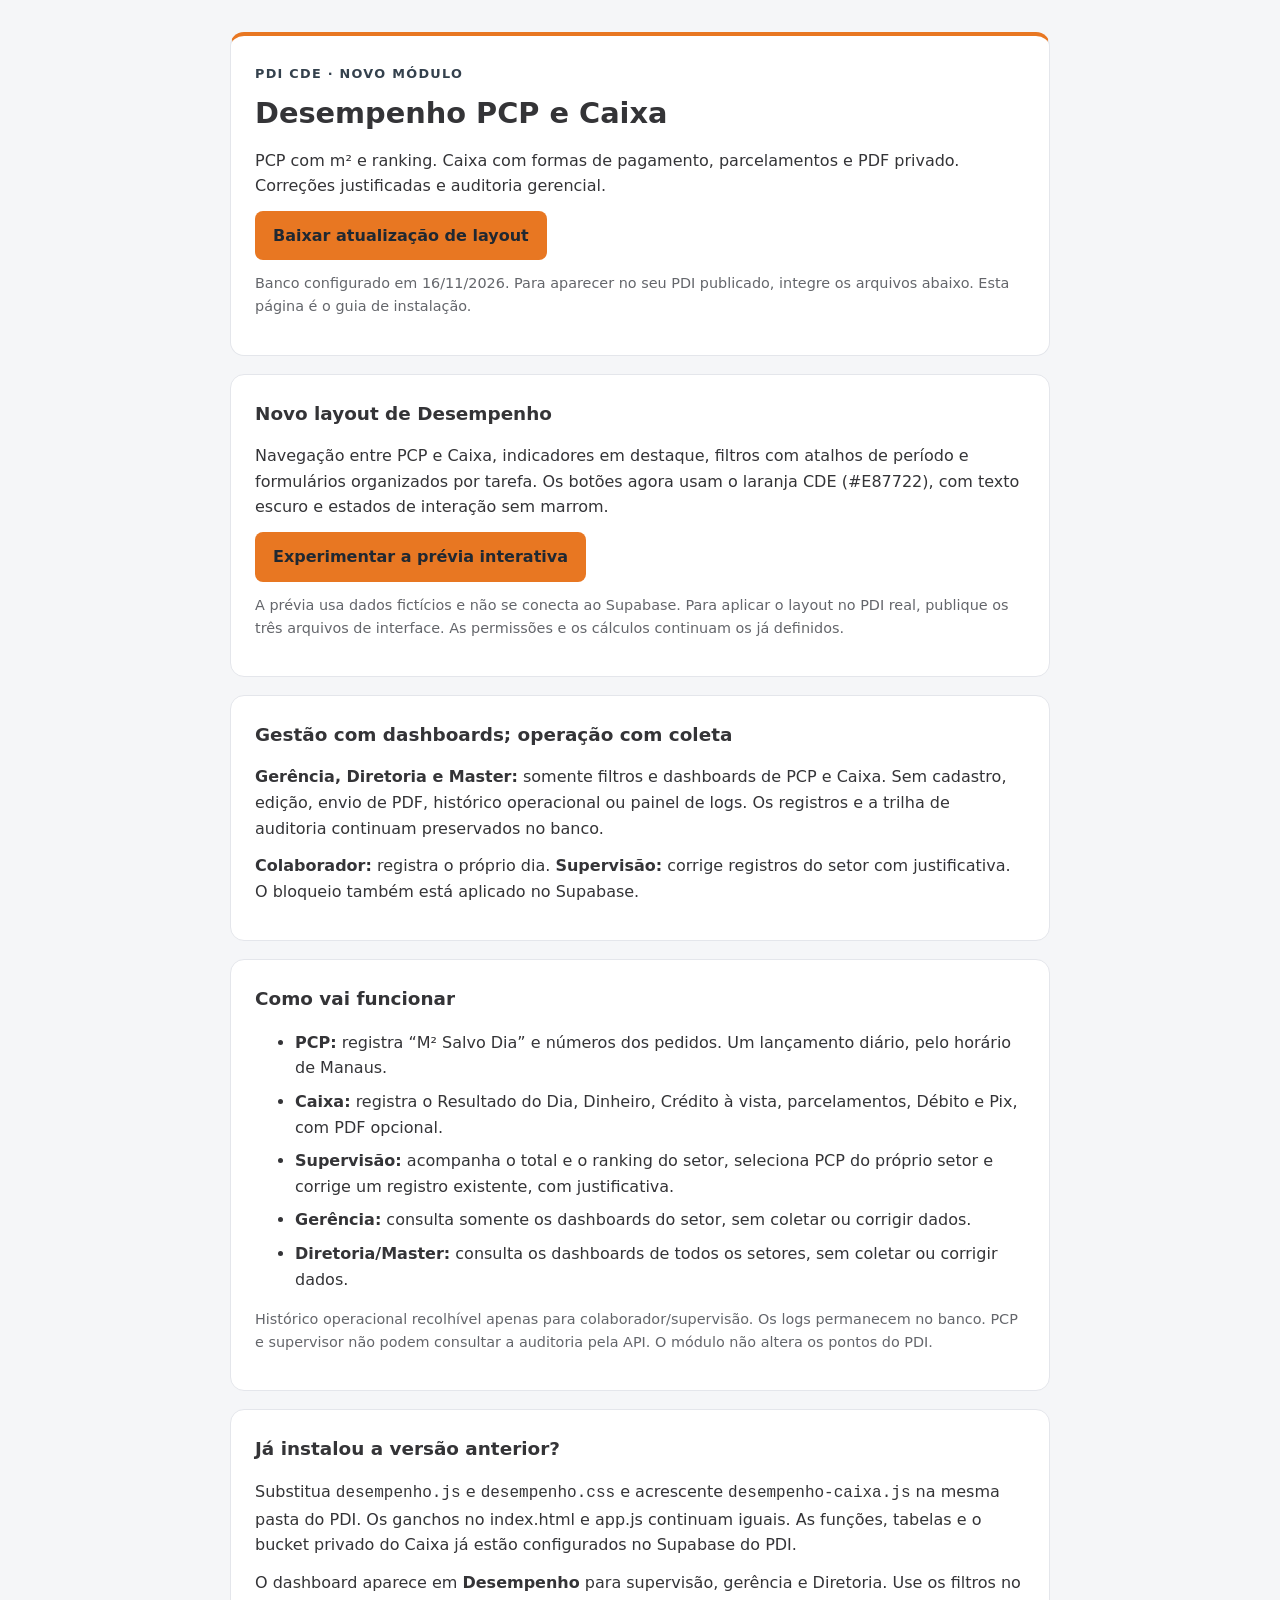
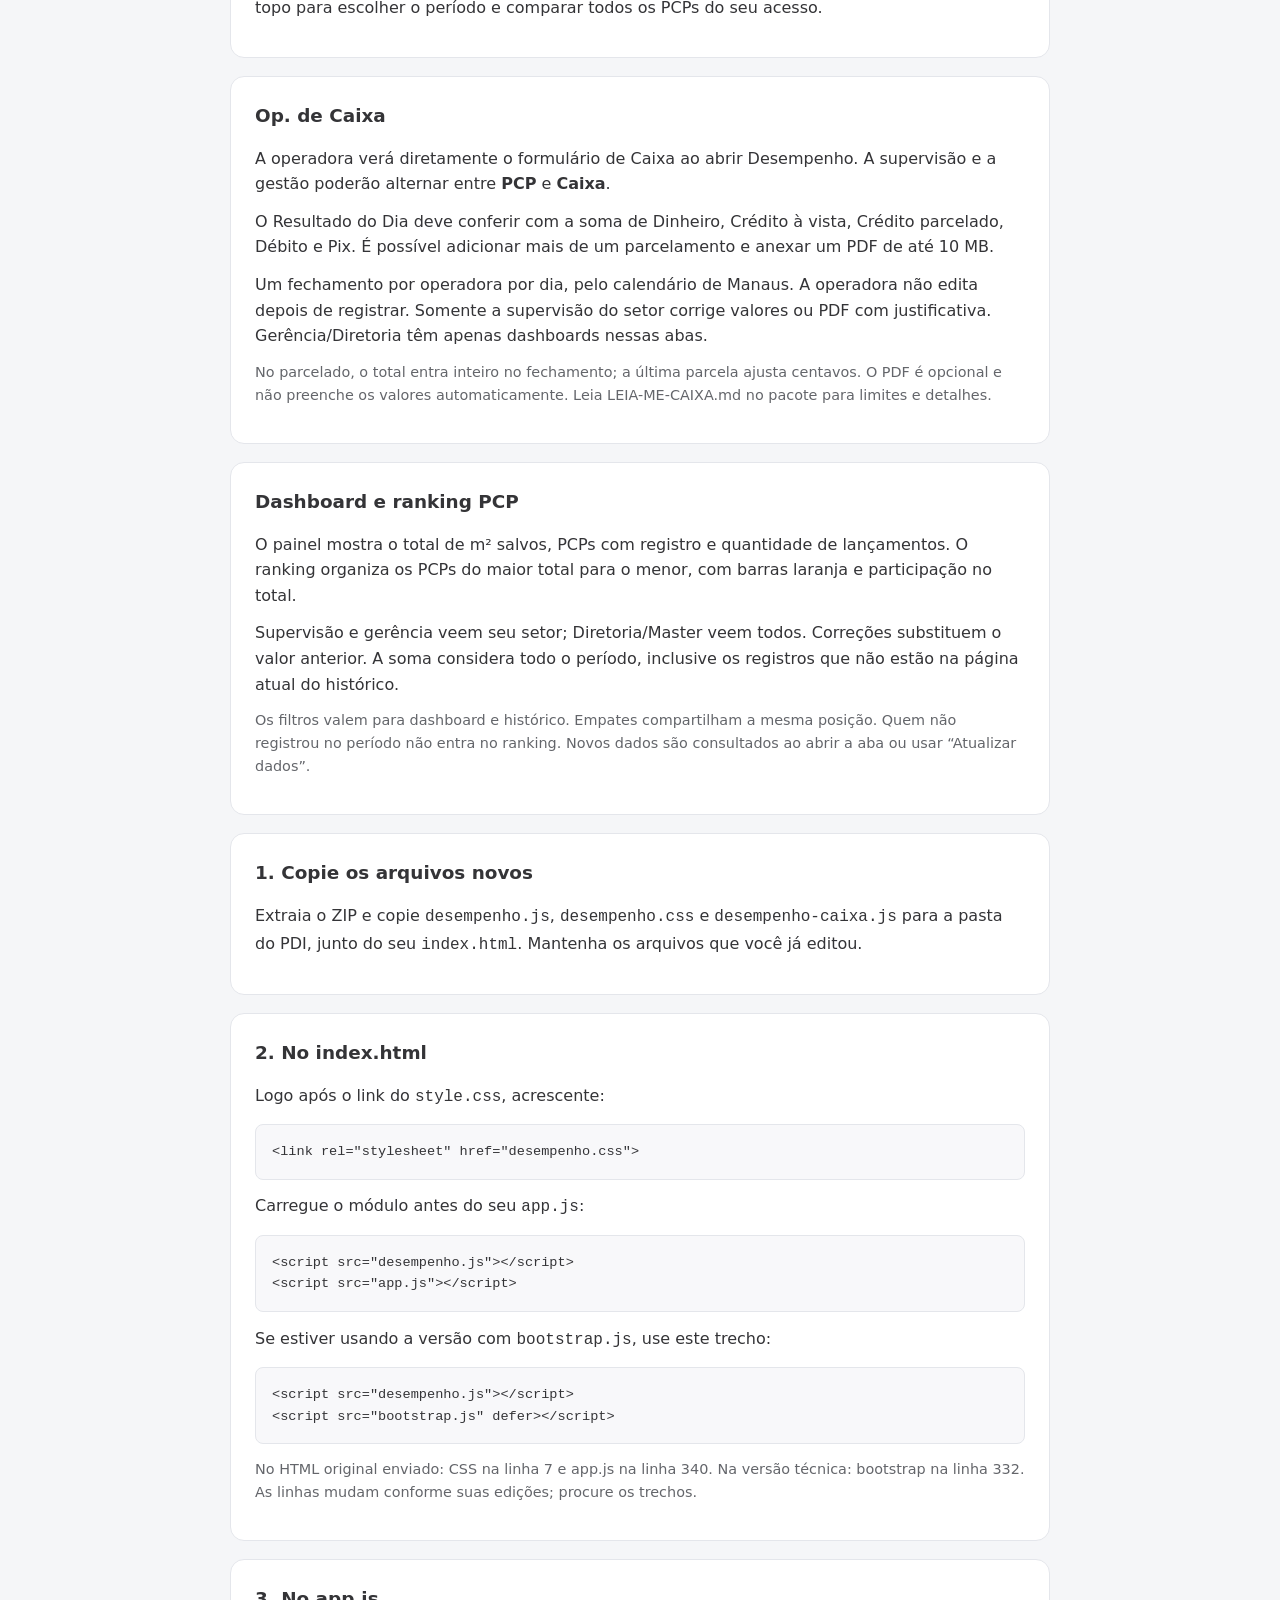
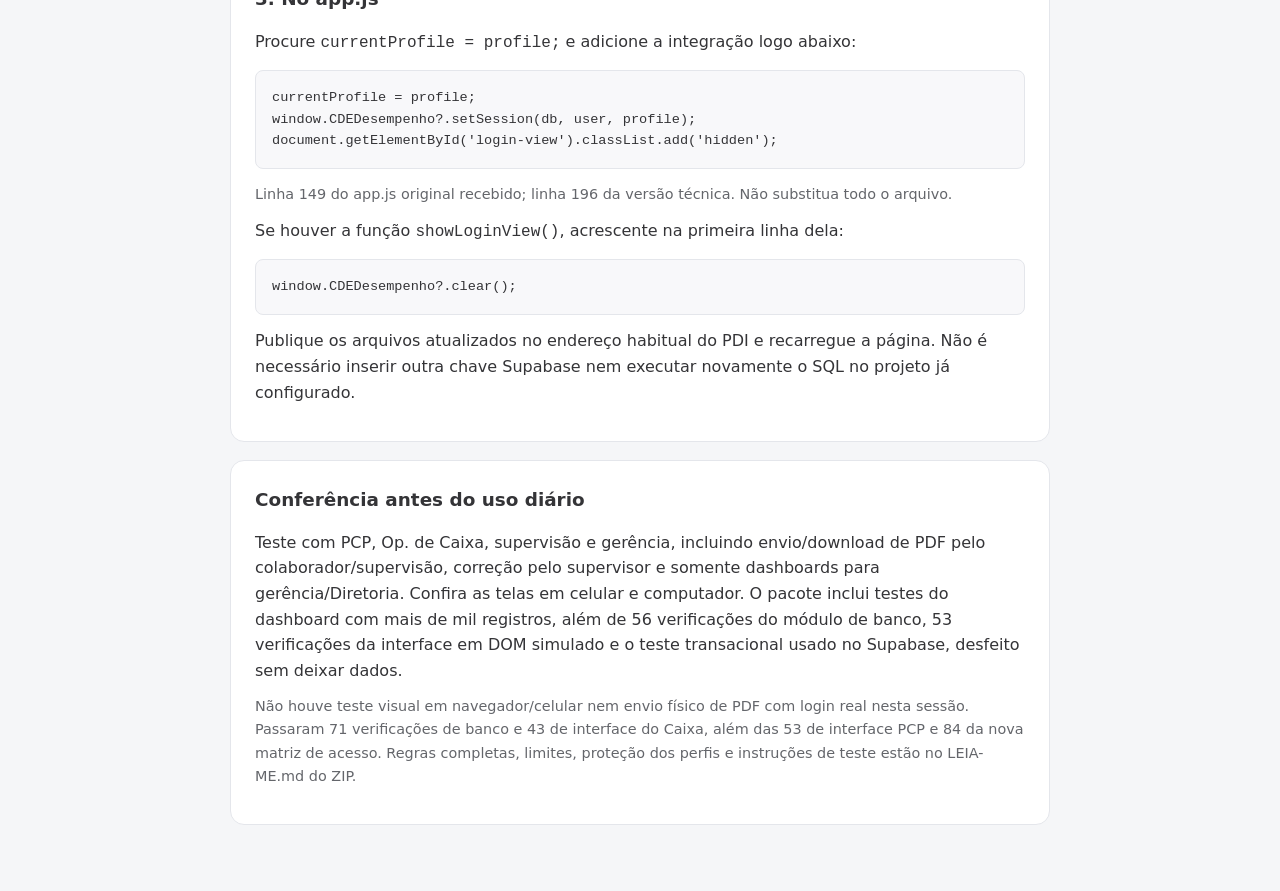
<file: INTEGRACAO.html>
<!doctype html><html lang="pt-BR"><head><meta charset="utf-8"><meta name="viewport" content="width=device-width,initial-scale=1"><title>Desempenho PCP e Caixa · PDI CDE</title><style>
*{box-sizing:border-box}body{margin:0;background:#f5f6f8;color:#343437;font:16px/1.6 system-ui,sans-serif}main{max-width:860px;margin:auto;padding:32px 20px 64px}header,section{background:#fff;border:1px solid #e4e6eb;border-radius:14px;padding:24px;margin-bottom:18px}header{border-top:4px solid #e87722}h1{font-size:1.8rem;margin:4px 0}h2{font-size:1.15rem;margin-top:0}a{color:#34414d}a.download{display:inline-block;background:#e87722;color:#202831;border-radius:8px;padding:12px 18px;text-decoration:none;font-weight:700}p{margin:12px 0}.eyebrow{font-size:.8rem;letter-spacing:.1em;font-weight:700;color:#34414d}pre{padding:16px;border:1px solid #e4e6eb;background:#f8f8fa;border-radius:8px;white-space:pre-wrap;overflow-wrap:anywhere;font-size:.85rem}code{overflow-wrap:anywhere}.note{color:#64666b;font-size:.9rem}li{margin:8px 0}strong{font-weight:650}@media(max-width:480px){main{padding:20px 12px}header,section{padding:18px}h1{font-size:1.5rem}.download{width:100%;text-align:center}}
</style></head><body><main><header><span class="eyebrow">PDI CDE · NOVO MÓDULO</span><h1>Desempenho PCP e Caixa</h1><p>PCP com m² e ranking. Caixa com formas de pagamento, parcelamentos e PDF privado. Correções justificadas e auditoria gerencial.</p><a class="download" href="https://pdi-cde-conceito.gabrielmacedomonte9.chatgpt.site/pdi-desempenho-layout.zip" download>Baixar atualização de layout</a><p class="note">Banco configurado em 16/11/2026. Para aparecer no seu PDI publicado, integre os arquivos abaixo. Esta página é o guia de instalação.</p></header>
<section><h2>Novo layout de Desempenho</h2><p>Navegação entre PCP e Caixa, indicadores em destaque, filtros com atalhos de período e formulários organizados por tarefa. Os botões agora usam o laranja CDE (#E87722), com texto escuro e estados de interação sem marrom.</p><p><a class="download" href="https://pdi-cde-conceito.gabrielmacedomonte9.chatgpt.site/desempenho-preview.html">Experimentar a prévia interativa</a></p><p class="note">A prévia usa dados fictícios e não se conecta ao Supabase. Para aplicar o layout no PDI real, publique os três arquivos de interface. As permissões e os cálculos continuam os já definidos.</p></section>
<section><h2>Gestão com dashboards; operação com coleta</h2><p><strong>Gerência, Diretoria e Master:</strong> somente filtros e dashboards de PCP e Caixa. Sem cadastro, edição, envio de PDF, histórico operacional ou painel de logs. Os registros e a trilha de auditoria continuam preservados no banco.</p><p><strong>Colaborador:</strong> registra o próprio dia. <strong>Supervisão:</strong> corrige registros do setor com justificativa. O bloqueio também está aplicado no Supabase.</p></section>
<section><h2>Como vai funcionar</h2><ul><li><strong>PCP:</strong> registra “M² Salvo Dia” e números dos pedidos. Um lançamento diário, pelo horário de Manaus.</li><li><strong>Caixa:</strong> registra o Resultado do Dia, Dinheiro, Crédito à vista, parcelamentos, Débito e Pix, com PDF opcional.</li><li><strong>Supervisão:</strong> acompanha o total e o ranking do setor, seleciona PCP do próprio setor e corrige um registro existente, com justificativa.</li><li><strong>Gerência:</strong> consulta somente os dashboards do setor, sem coletar ou corrigir dados.</li><li><strong>Diretoria/Master:</strong> consulta os dashboards de todos os setores, sem coletar ou corrigir dados.</li></ul><p class="note">Histórico operacional recolhível apenas para colaborador/supervisão. Os logs permanecem no banco. PCP e supervisor não podem consultar a auditoria pela API. O módulo não altera os pontos do PDI.</p></section>
<section><h2>Já instalou a versão anterior?</h2><p>Substitua <code>desempenho.js</code> e <code>desempenho.css</code> e acrescente <code>desempenho-caixa.js</code> na mesma pasta do PDI. Os ganchos no index.html e app.js continuam iguais. As funções, tabelas e o bucket privado do Caixa já estão configurados no Supabase do PDI.</p><p>O dashboard aparece em <strong>Desempenho</strong> para supervisão, gerência e Diretoria. Use os filtros no topo para escolher o período e comparar todos os PCPs do seu acesso.</p></section>
<section><h2>Op. de Caixa</h2><p>A operadora verá diretamente o formulário de Caixa ao abrir Desempenho. A supervisão e a gestão poderão alternar entre <strong>PCP</strong> e <strong>Caixa</strong>.</p><p>O Resultado do Dia deve conferir com a soma de Dinheiro, Crédito à vista, Crédito parcelado, Débito e Pix. É possível adicionar mais de um parcelamento e anexar um PDF de até 10 MB.</p><p>Um fechamento por operadora por dia, pelo calendário de Manaus. A operadora não edita depois de registrar. Somente a supervisão do setor corrige valores ou PDF com justificativa. Gerência/Diretoria têm apenas dashboards nessas abas.</p><p class="note">No parcelado, o total entra inteiro no fechamento; a última parcela ajusta centavos. O PDF é opcional e não preenche os valores automaticamente. Leia LEIA-ME-CAIXA.md no pacote para limites e detalhes.</p></section>
<section><h2>Dashboard e ranking PCP</h2><p>O painel mostra o total de m² salvos, PCPs com registro e quantidade de lançamentos. O ranking organiza os PCPs do maior total para o menor, com barras laranja e participação no total.</p><p>Supervisão e gerência veem seu setor; Diretoria/Master veem todos. Correções substituem o valor anterior. A soma considera todo o período, inclusive os registros que não estão na página atual do histórico.</p><p class="note">Os filtros valem para dashboard e histórico. Empates compartilham a mesma posição. Quem não registrou no período não entra no ranking. Novos dados são consultados ao abrir a aba ou usar “Atualizar dados”.</p></section>
<section><h2>1. Copie os arquivos novos</h2><p>Extraia o ZIP e copie <code>desempenho.js</code>, <code>desempenho.css</code> e <code>desempenho-caixa.js</code> para a pasta do PDI, junto do seu <code>index.html</code>. Mantenha os arquivos que você já editou.</p></section>
<section><h2>2. No index.html</h2><p>Logo após o link do <code>style.css</code>, acrescente:</p><pre>&lt;link rel="stylesheet" href="desempenho.css"&gt;</pre><p>Carregue o módulo antes do seu <code>app.js</code>:</p><pre>&lt;script src="desempenho.js"&gt;&lt;/script&gt;
&lt;script src="app.js"&gt;&lt;/script&gt;</pre><p>Se estiver usando a versão com <code>bootstrap.js</code>, use este trecho:</p><pre>&lt;script src="desempenho.js"&gt;&lt;/script&gt;
&lt;script src="bootstrap.js" defer&gt;&lt;/script&gt;</pre><p class="note">No HTML original enviado: CSS na linha 7 e app.js na linha 340. Na versão técnica: bootstrap na linha 332. As linhas mudam conforme suas edições; procure os trechos.</p></section>
<section><h2>3. No app.js</h2><p>Procure <code>currentProfile = profile;</code> e adicione a integração logo abaixo:</p><pre>currentProfile = profile;
window.CDEDesempenho?.setSession(db, user, profile);
document.getElementById('login-view').classList.add('hidden');</pre><p class="note">Linha 149 do app.js original recebido; linha 196 da versão técnica. Não substitua todo o arquivo.</p><p>Se houver a função <code>showLoginView()</code>, acrescente na primeira linha dela:</p><pre>window.CDEDesempenho?.clear();</pre><p>Publique os arquivos atualizados no endereço habitual do PDI e recarregue a página. Não é necessário inserir outra chave Supabase nem executar novamente o SQL no projeto já configurado.</p></section>
<section><h2>Conferência antes do uso diário</h2><p>Teste com PCP, Op. de Caixa, supervisão e gerência, incluindo envio/download de PDF pelo colaborador/supervisão, correção pelo supervisor e somente dashboards para gerência/Diretoria. Confira as telas em celular e computador. O pacote inclui testes do dashboard com mais de mil registros, além de 56 verificações do módulo de banco, 53 verificações da interface em DOM simulado e o teste transacional usado no Supabase, desfeito sem deixar dados.</p><p class="note">Não houve teste visual em navegador/celular nem envio físico de PDF com login real nesta sessão. Passaram 71 verificações de banco e 43 de interface do Caixa, além das 53 de interface PCP e 84 da nova matriz de acesso. Regras completas, limites, proteção dos perfis e instruções de teste estão no LEIA-ME.md do ZIP.</p></section>
</main></body></html>
</file>
